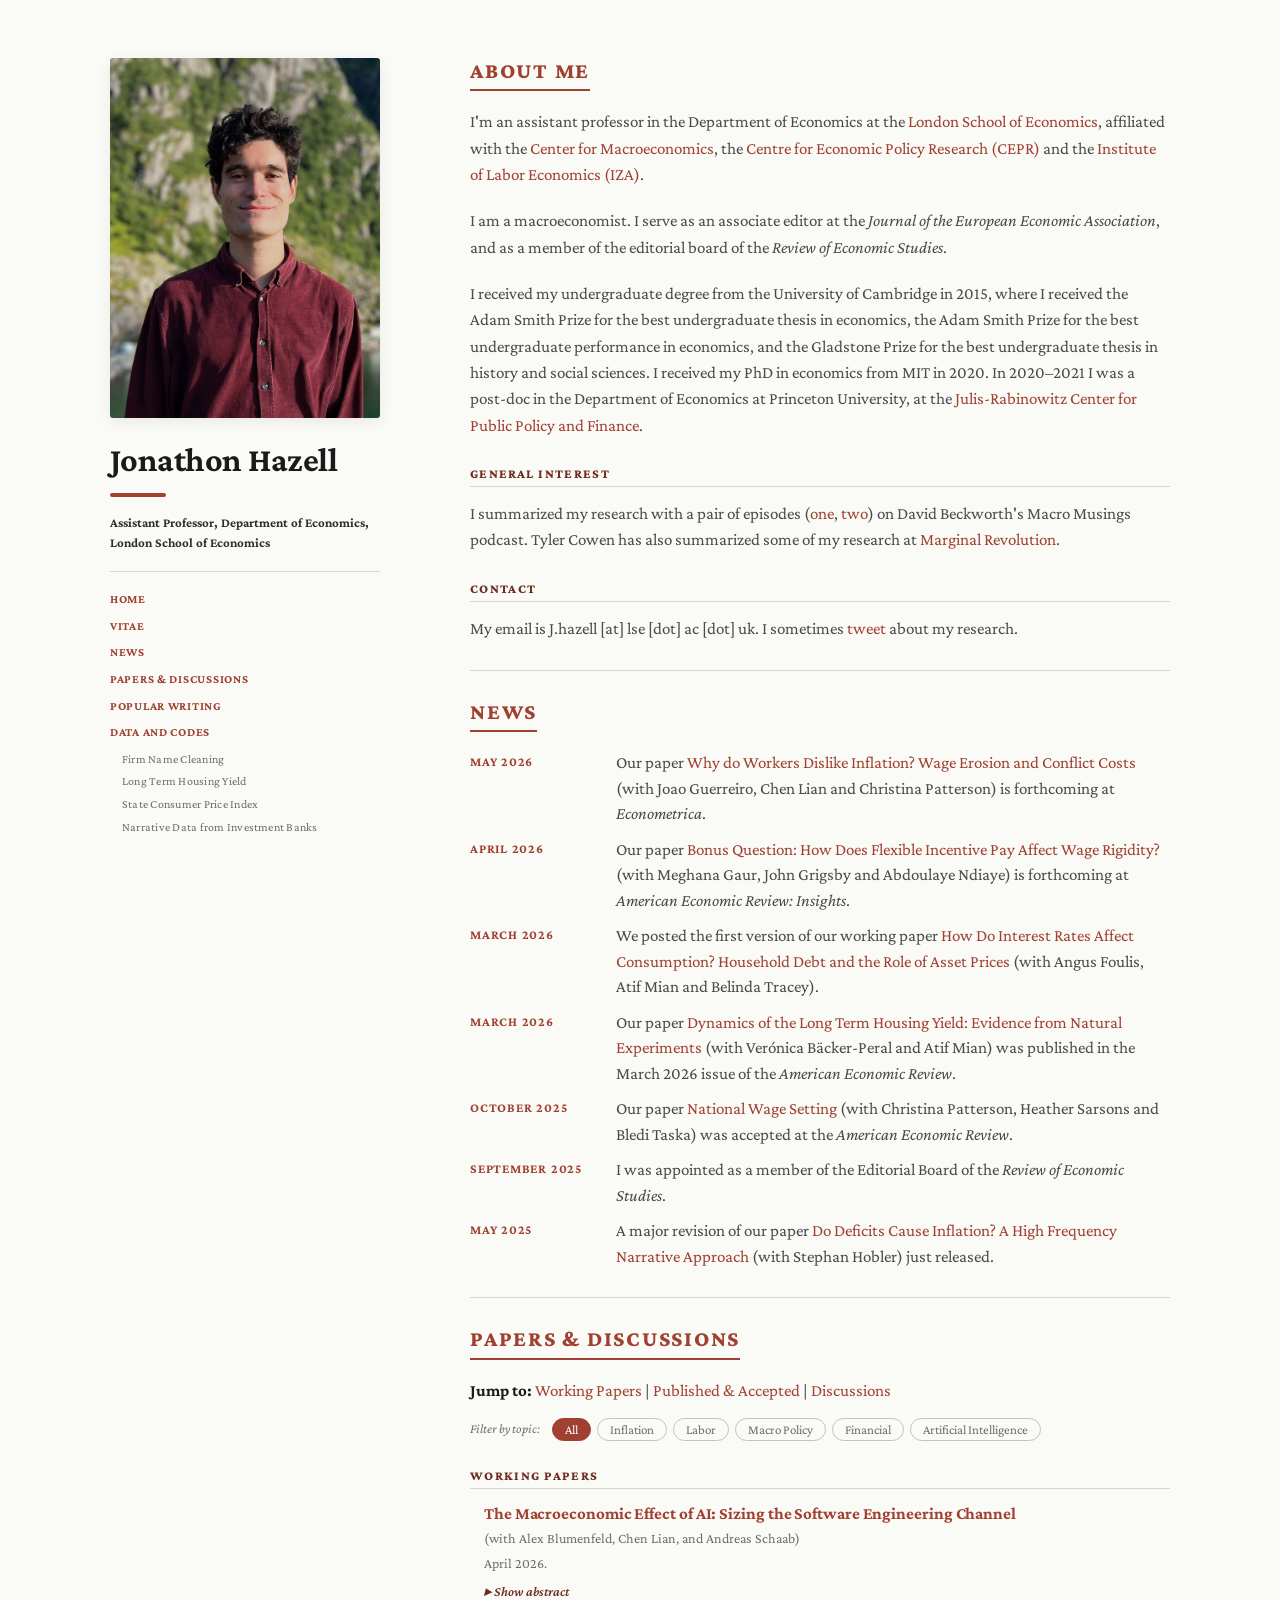
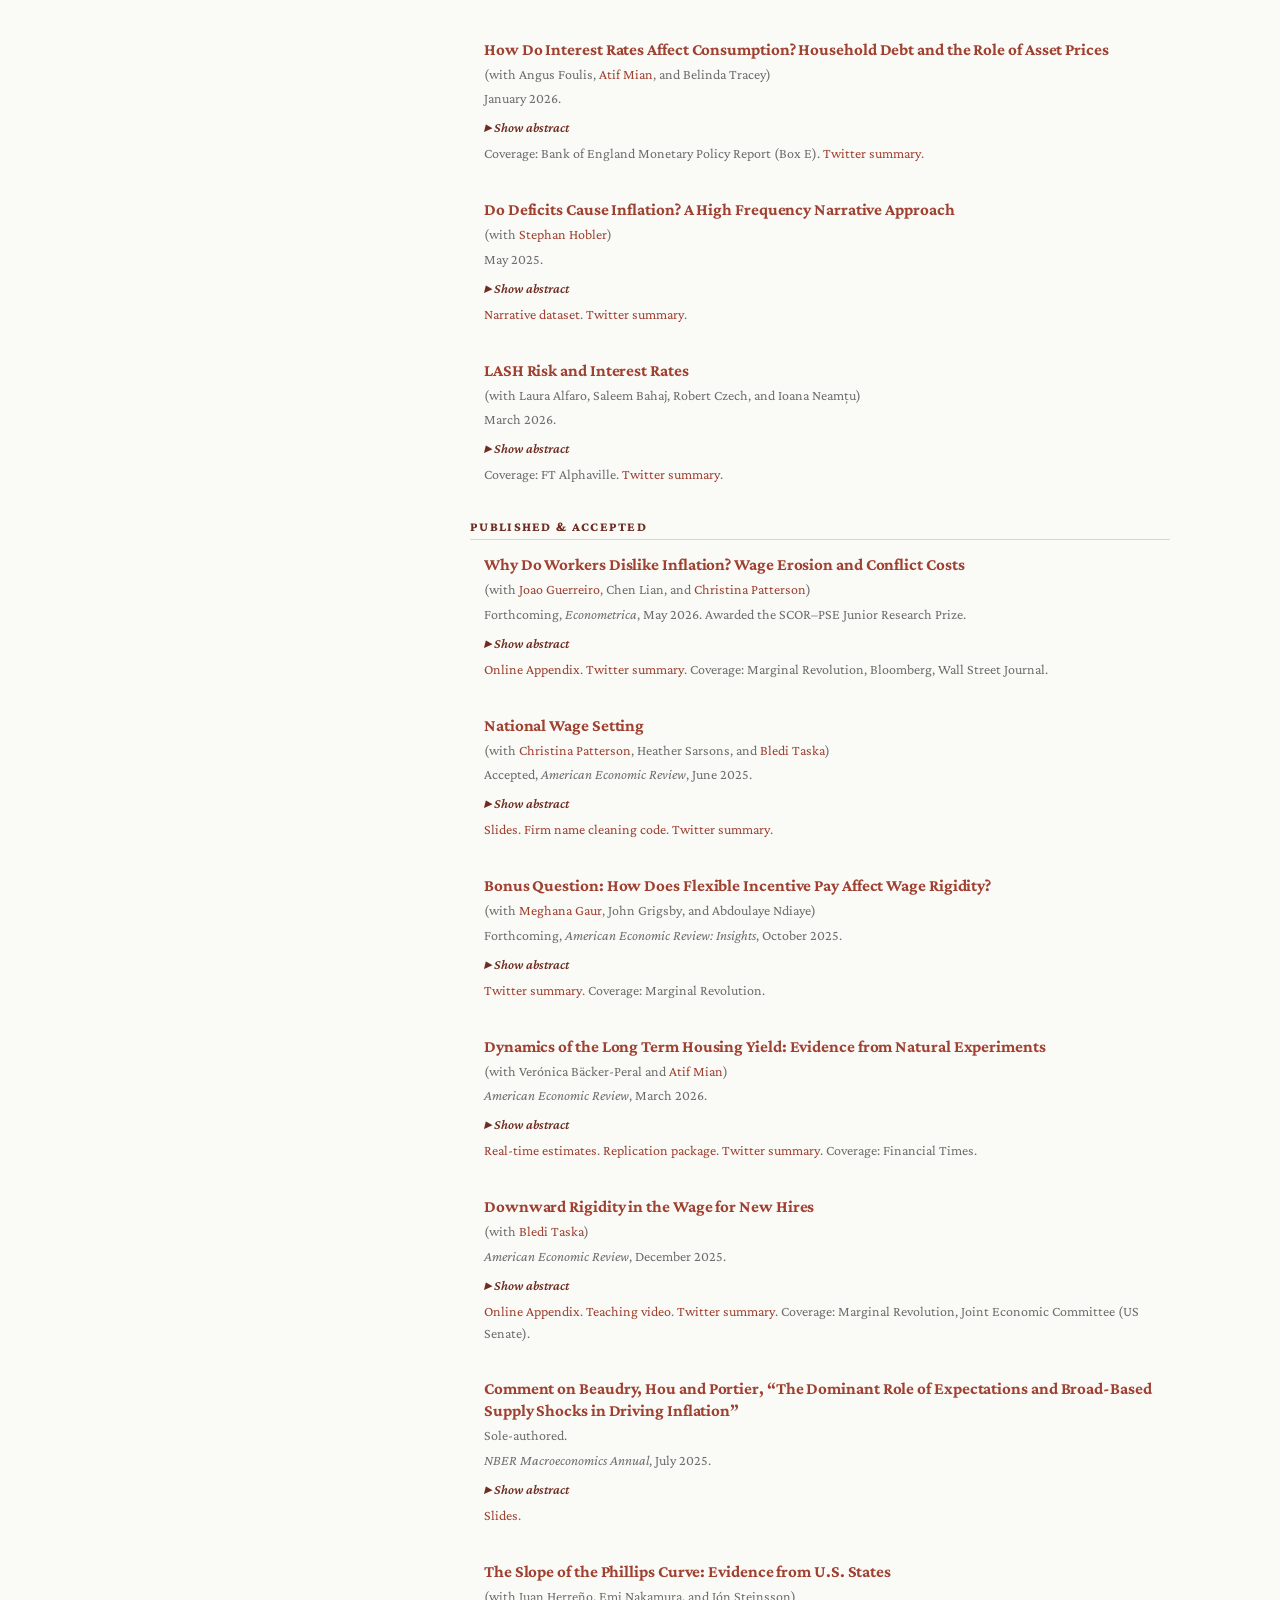
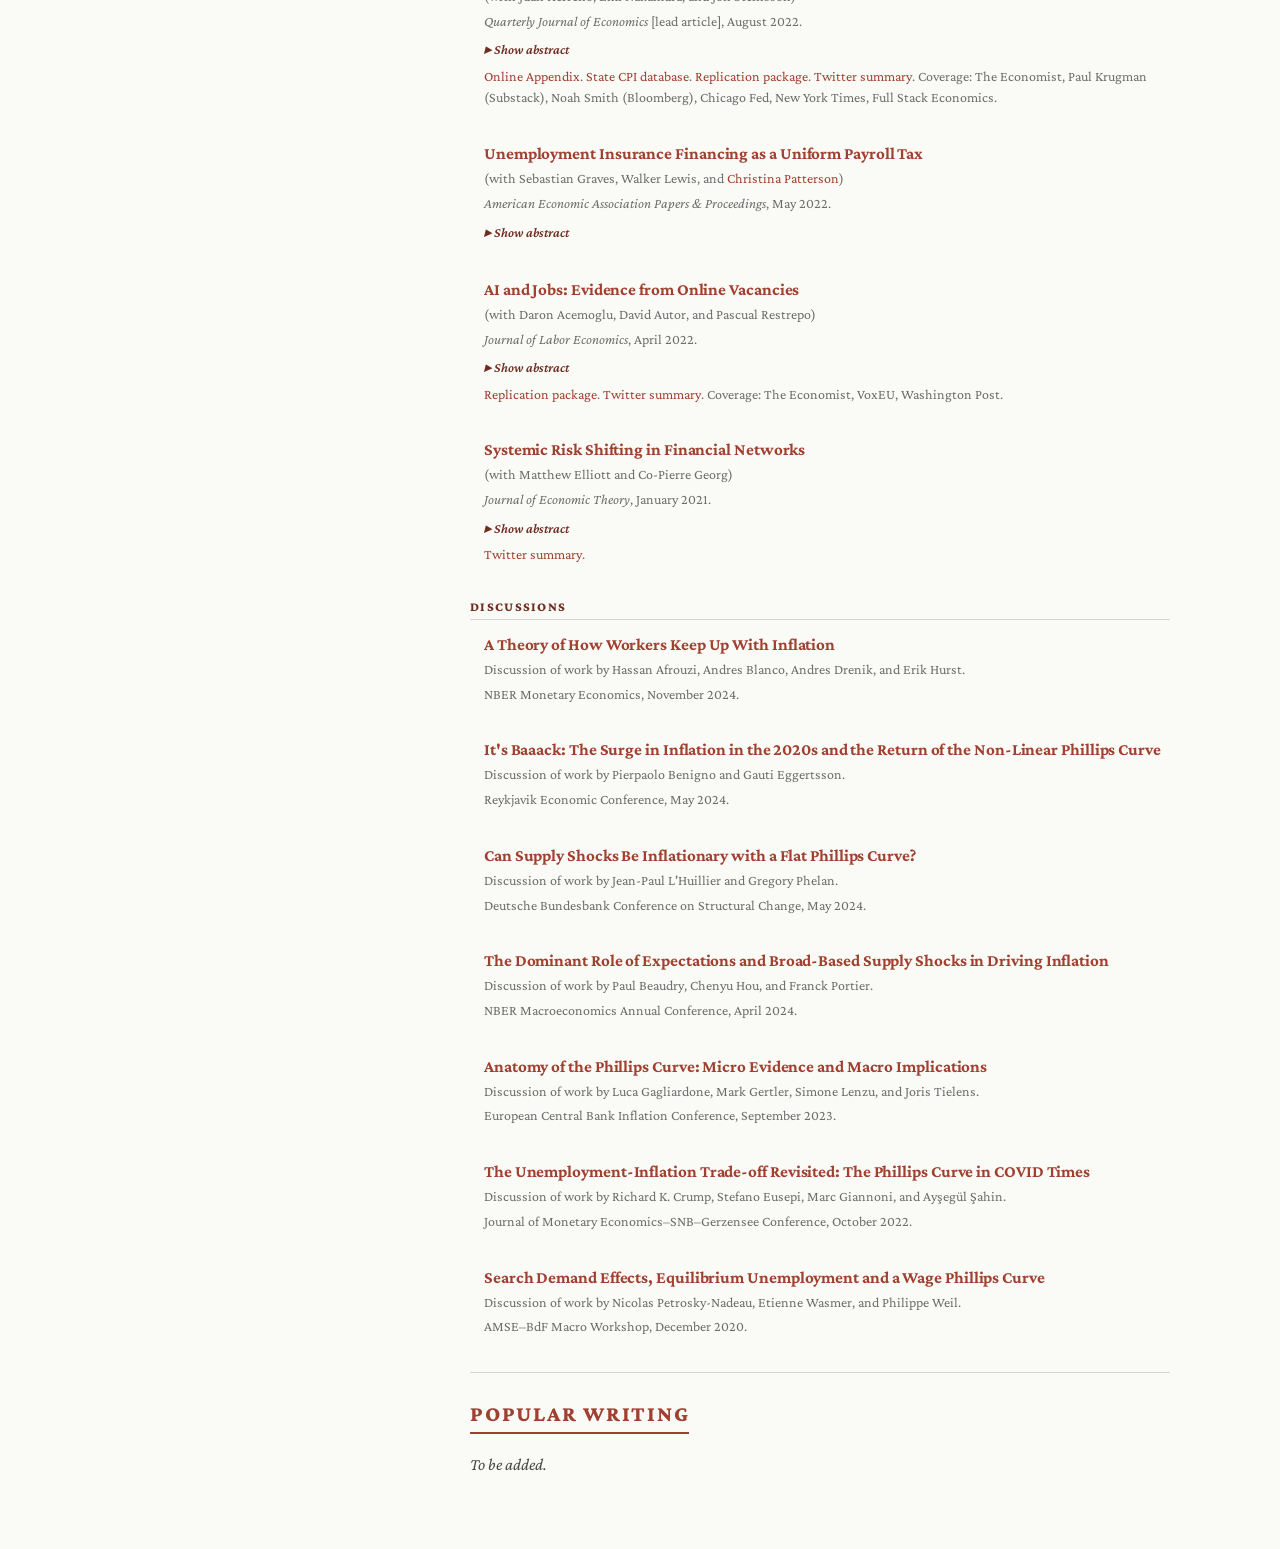
<file: index.html>
<!doctype html>
<html lang="en">
<head>
<meta charset="UTF-8">
<meta http-equiv="X-UA-Compatible" content="IE=edge">
<meta name="viewport" content="width=device-width, initial-scale=1">
<title>Jonathon Hazell</title>
<link rel="preconnect" href="https://fonts.googleapis.com">
<link rel="preconnect" href="https://fonts.gstatic.com" crossorigin>
<link href="https://fonts.googleapis.com/css2?family=Crimson+Pro:ital,wght@0,300;0,400;0,500;0,600;0,700;0,800;1,400;1,600;1,700&display=swap" rel="stylesheet">
<link rel="stylesheet" href="./css/style.css">
<link rel="stylesheet" href="./css/custom.css">
<script>
function flipAbstract(n) {
  var body = document.getElementById('abstract-' + n);
  var cue = document.getElementById('cue-' + n);
  var open = body.getAttribute('data-open') === '1';
  if (open) {
    body.style.display = 'none';
    body.setAttribute('data-open', '0');
    if (cue) cue.textContent = '▸ Show abstract';
  } else {
    body.style.display = 'block';
    body.setAttribute('data-open', '1');
    if (cue) cue.textContent = '▾ Hide abstract';
  }
}

function filterPapers(tag) {
  document.querySelectorAll('.filter-chip').forEach(function(c) { c.classList.remove('active'); });
  var btn = document.querySelector('[data-filter="' + tag + '"]');
  if (btn) btn.classList.add('active');

  document.querySelectorAll('.research-work').forEach(function(w) {
    var raw = w.getAttribute('data-tags') || '';
    var tags = raw.split(',').map(function(t) { return t.trim(); });
    w.style.display = (tag === 'all' || tags.indexOf(tag) >= 0) ? '' : 'none';
  });

  ['working-papers', 'published', 'discussions'].forEach(function(id) {
    var h = document.getElementById(id);
    if (!h) return;
    var visible = 0;
    var sib = h.nextElementSibling;
    while (sib && !(sib.tagName === 'H3' && sib.classList.contains('subhead'))) {
      if (sib.classList && sib.classList.contains('research-work') && sib.style.display !== 'none') visible++;
      sib = sib.nextElementSibling;
    }
    h.style.display = visible > 0 ? '' : 'none';
  });
}
</script>
</head>
<body>
<div class="wrapper">

<header>
<img src="./images/JonathonHazell.jpg" alt="Photo of Jonathon Hazell" class="portrait">
<h1>Jonathon Hazell</h1>
<p>Assistant Professor, Department of Economics, London School of Economics</p>
<hr>
<p class="contactinfo"><a href="./">Home</a></p>
<p class="contactinfo"><a href="./JONATHON_HAZELL.pdf">Vitae</a></p>
<p class="contactinfo"><a href="#news">News</a></p>
<p class="contactinfo"><a href="#papers">Papers &amp; Discussions</a></p>
<p class="contactinfo"><a href="#popular-writing">Popular Writing</a></p>
<p class="contactinfo nav-group">Data and Codes</p>
<div id="projects-list">
<p class="contactinfo nav-sub"><a href="./projects/firm-name-cleaning/">Firm Name Cleaning</a></p>
<p class="contactinfo nav-sub"><a href="./projects/long-term-housing-yield/">Long Term Housing Yield</a></p>
<p class="contactinfo nav-sub"><a href="./projects/state-cpi/">State Consumer Price Index</a></p>
<p class="contactinfo nav-sub"><a href="./projects/narrative-data/">Narrative Data from Investment Banks</a></p>
</div>
</header>

<section>

<h2>About Me</h2>

<p>I'm an assistant professor in the Department of Economics at the <a href="https://www.lse.ac.uk/economics" target="_blank" rel="noopener">London School of Economics</a>, affiliated with the <a href="http://www.centreformacroeconomics.ac.uk/Home.aspx" target="_blank" rel="noopener">Center for Macroeconomics</a>, the <a href="https://cepr.org/" target="_blank" rel="noopener">Centre for Economic Policy Research (CEPR)</a> and the <a href="https://www.iza.org/" target="_blank" rel="noopener">Institute of Labor Economics (IZA)</a>.</p>

<p>I am a macroeconomist. I serve as an associate editor at the <em>Journal of the European Economic Association</em>, and as a member of the editorial board of the <em>Review of Economic Studies</em>.</p>

<p>I received my undergraduate degree from the University of Cambridge in 2015, where I received the Adam Smith Prize for the best undergraduate thesis in economics, the Adam Smith Prize for the best undergraduate performance in economics, and the Gladstone Prize for the best undergraduate thesis in history and social sciences. I received my PhD in economics from MIT in 2020. In 2020&ndash;2021 I was a post-doc in the Department of Economics at Princeton University, at the <a href="https://jrc.princeton.edu/" target="_blank" rel="noopener">Julis-Rabinowitz Center for Public Policy and Finance</a>.</p>

<h3 class="subhead">General Interest</h3>

<p>I summarized my research with a pair of episodes (<a href="https://open.spotify.com/episode/00dITlDTNaDxwzINzNn2xv?si=30561e8b15524b69&amp;nd=1&amp;dlsi=b44be89f3ea84fa7" target="_blank" rel="noopener">one</a>, <a href="https://open.spotify.com/episode/7fuvagViYiEV9RhCABF3KK?si=cfc24b0a06eb4c81" target="_blank" rel="noopener">two</a>) on David Beckworth's Macro Musings podcast. Tyler Cowen has also summarized some of my research at <a href="https://marginalrevolution.com/?s=jonathon+hazell" target="_blank" rel="noopener">Marginal Revolution</a>.</p>

<h3 class="subhead">Contact</h3>

<p>My email is J.hazell [at] lse [dot] ac [dot] uk. I sometimes <a href="https://twitter.com/JADHazell" target="_blank" rel="noopener">tweet</a> about my research.</p>

<hr>

<h2 id="news">News</h2>

<ul class="news-list">
<li><span class="news-date">May 2026</span><span class="news-body">Our paper <a href="https://jadhazell.github.io/website/draft_conflicts.pdf" target="_blank" rel="noopener">Why do Workers Dislike Inflation? Wage Erosion and Conflict Costs</a> (with Joao Guerreiro, Chen Lian and Christina Patterson) is forthcoming at <em>Econometrica</em>.</span></li>
<li><span class="news-date">April 2026</span><span class="news-body">Our paper <a href="https://jadhazell.github.io/website/Bonus_Question.pdf" target="_blank" rel="noopener">Bonus Question: How Does Flexible Incentive Pay Affect Wage Rigidity?</a> (with Meghana Gaur, John Grigsby and Abdoulaye Ndiaye) is forthcoming at <em>American Economic Review: Insights</em>.</span></li>
<li><span class="news-date">March 2026</span><span class="news-body">We posted the first version of our working paper <a href="https://jadhazell.github.io/website/Household_Debt_Asset_Prices.pdf" target="_blank" rel="noopener">How Do Interest Rates Affect Consumption? Household Debt and the Role of Asset Prices</a> (with Angus Foulis, Atif Mian and Belinda Tracey).</span></li>
<li><span class="news-date">March 2026</span><span class="news-body">Our paper <a href="https://jadhazell.github.io/website/UK_Duration.pdf" target="_blank" rel="noopener">Dynamics of the Long Term Housing Yield: Evidence from Natural Experiments</a> (with Ver&oacute;nica B&auml;cker-Peral and Atif Mian) was published in the March 2026 issue of the <em>American Economic Review</em>.</span></li>
<li><span class="news-date">October 2025</span><span class="news-body">Our paper <a href="https://jadhazell.github.io/website/National_Wage_Setting.pdf" target="_blank" rel="noopener">National Wage Setting</a> (with Christina Patterson, Heather Sarsons and Bledi Taska) was accepted at the <em>American Economic Review</em>.</span></li>
<li><span class="news-date">September 2025</span><span class="news-body">I was appointed as a member of the Editorial Board of the <em>Review of Economic Studies</em>.</span></li>
<li><span class="news-date">May 2025</span><span class="news-body">A major revision of our paper <a href="https://jadhazell.github.io/website/Fiscal_Inflation_Draft.pdf" target="_blank" rel="noopener">Do Deficits Cause Inflation? A High Frequency Narrative Approach</a> (with Stephan Hobler) just released.</span></li>
</ul>

<hr>

<h2 id="papers">Papers &amp; Discussions</h2>

<p style="margin: 0 0 14px;"><strong>Jump to:</strong>
<a href="#working-papers">Working Papers</a> |
<a href="#published">Published &amp; Accepted</a> |
<a href="#discussions">Discussions</a></p>

<div class="paper-filter">
<span class="filter-label">Filter by topic:</span>
<button class="filter-chip active" data-filter="all" onclick="filterPapers('all')">All</button>
<button class="filter-chip" data-filter="inflation" onclick="filterPapers('inflation')">Inflation</button>
<button class="filter-chip" data-filter="labor" onclick="filterPapers('labor')">Labor</button>
<button class="filter-chip" data-filter="macro" onclick="filterPapers('macro')">Macro Policy</button>
<button class="filter-chip" data-filter="financial" onclick="filterPapers('financial')">Financial</button>
<button class="filter-chip" data-filter="ai" onclick="filterPapers('ai')">Artificial Intelligence</button>
</div>

<h3 id="working-papers" class="subhead">Working Papers</h3>

<div class="research-work" data-tags="ai,macro">
<h3><a href="#" target="_blank" rel="noopener">The Macroeconomic Effect of AI: Sizing the Software Engineering Channel</a></h3>
<p class="work-muted">(with Alex Blumenfeld, Chen Lian, and Andreas Schaab)</p>
<p class="work-muted">April 2026.</p>
<p class="work-abstract"><a class="abstract-link" href="javascript:flipAbstract(14)"><span id="cue-14">&#9656; Show abstract</span></a><span class="abstract-body" id="abstract-14" data-open="0" style="display:none">What is the macroeconomic effect of AI? One important channel is that AI will increase the productivity of software engineering, which this paper measures using asset prices. Asset prices capitalize not only current productivity gains due to AI, but also a forecast of future gains expected by the market. We estimate a cross-sectional relationship between the exposure of firms&rsquo; stock returns to an AI index, and their share of costs in software engineering; and develop a model that maps this relationship into software engineering productivity and GDP. Under our baseline calibration, news about AI from November 2022 to December 2025 implies the following forecast by markets: a cumulative increase in software engineering productivity equivalent to a permanent increase of 28.8 percent; and a cumulative GDP increase equivalent to a permanent increase of 0.53 percent.</span></p>
</div>

<div class="research-work" data-tags="macro,financial">
<h3><a href="https://jadhazell.github.io/website/Household_Debt_Asset_Prices.pdf" target="_blank" rel="noopener">How Do Interest Rates Affect Consumption? Household Debt and the Role of Asset Prices</a></h3>
<p class="work-muted">(with Angus Foulis, <a href="https://atif.scholar.princeton.edu/" target="_blank" rel="noopener">Atif Mian</a>, and Belinda Tracey)</p>
<p class="work-muted">January 2026.</p>
<p class="work-abstract"><a class="abstract-link" href="javascript:flipAbstract(1)"><span id="cue-1">&#9656; Show abstract</span></a><span class="abstract-body" id="abstract-1" data-open="0" style="display:none">This paper estimates how rate cuts increase consumption, via debt and asset prices. Using administrative UK data on mortgages and consumption, we exploit the expiry of fixed-rate mortgages to construct six million household-level natural experiments. A 1 pp reduction in mortgage rates raises consumption by 3% in the following 6 months. Using plausibly exogenous variation in how house prices respond to rate cuts, we show that consumption increases mostly because households borrow against higher house prices; lower debt service after rate cuts matters less. These results suggest that in large part, monetary policy affects consumption through asset prices and borrowing.</span></p>
<p class="work-muted">Coverage: Bank of England Monetary Policy Report (Box E). <a href="https://x.com/JADHazell/status/2031019354377101442" target="_blank" rel="noopener">Twitter summary</a>.</p>
</div>

<div class="research-work" data-tags="macro,inflation">
<h3><a href="https://jadhazell.github.io/website/Fiscal_Inflation_Draft.pdf" target="_blank" rel="noopener">Do Deficits Cause Inflation? A High Frequency Narrative Approach</a></h3>
<p class="work-muted">(with <a href="https://www.lse.ac.uk/economics/people/research-students/stephan-hobler" target="_blank" rel="noopener">Stephan Hobler</a>)</p>
<p class="work-muted">May 2025.</p>
<p class="work-abstract"><a class="abstract-link" href="javascript:flipAbstract(2)"><span id="cue-2">&#9656; Show abstract</span></a><span class="abstract-body" id="abstract-2" data-open="0" style="display:none">We measure the effect of deficits on inflation using a &ldquo;high frequency narrative approach&rdquo;. We identify an event that released news about the 2021 deficits&mdash;the Georgia Senate election runoff&mdash;and size the shock using new narrative data from investment banks. We then study the high frequency response of inflation forecasts from asset prices. We estimate that the price level was expected to increase by 22&ndash;38 basis points over 2021&ndash;22, meaning the 2021 deficits caused a significant share of the 2021&ndash;22 inflation. Standard models&mdash;such as the Fiscal Theory of the Price Level and the heterogeneous agent New Keynesian model&mdash;match the inflation response.</span></p>
<p class="work-muted"><a href="./narrative-data/" target="_blank" rel="noopener">Narrative dataset</a>. <a href="https://twitter.com/JADHazell/status/1833182324055306684" target="_blank" rel="noopener">Twitter summary</a>.</p>
</div>

<div class="research-work" data-tags="financial,macro">
<h3><a href="https://jadhazell.github.io/website/LASH_Risk.pdf" target="_blank" rel="noopener">LASH Risk and Interest Rates</a></h3>
<p class="work-muted">(with Laura Alfaro, Saleem Bahaj, Robert Czech, and Ioana Neam&#539;u)</p>
<p class="work-muted">March 2026.</p>
<p class="work-abstract"><a class="abstract-link" href="javascript:flipAbstract(3)"><span id="cue-3">&#9656; Show abstract</span></a><span class="abstract-body" id="abstract-3" data-open="0" style="display:none">We study a form of liquidity risk we call Liquidity After Solvency Hedging (&ldquo;LASH&rdquo;) risk. Institutions take LASH risk when hedging solvency risk with strategies that require liquidity as solvency improves. Using UK regulatory data covering the near-universe of interest rate hedges, we measure interest rate-driven LASH risk in the non-bank sector. Institutions with longer-duration liabilities take greater LASH risk when rates fall. At its peak, a 100bps rise in yields implied liquidity needs close to the aggregate cash holdings of UK pension funds and insurers. During the 2022 LDI crisis, pre-crisis LASH risk predicts bond sales and yield spikes.</span></p>
<p class="work-muted">Coverage: FT Alphaville. <a href="https://x.com/JADHazell/status/1868624301110550810" target="_blank" rel="noopener">Twitter summary</a>.</p>
</div>

<h3 id="published" class="subhead">Published &amp; Accepted</h3>

<div class="research-work" data-tags="inflation,labor">
<h3><a href="https://jadhazell.github.io/website/draft_conflicts.pdf" target="_blank" rel="noopener">Why Do Workers Dislike Inflation? Wage Erosion and Conflict Costs</a></h3>
<p class="work-muted">(with <a href="https://jguerreiro.com/" target="_blank" rel="noopener">Joao Guerreiro</a>, Chen Lian, and <a href="https://www.christinahydepatterson.com/" target="_blank" rel="noopener">Christina Patterson</a>)</p>
<p class="work-muted">Forthcoming, <em>Econometrica</em>, May 2026. Awarded the SCOR&ndash;PSE Junior Research Prize.</p>
<p class="work-abstract"><a class="abstract-link" href="javascript:flipAbstract(4)"><span id="cue-4">&#9656; Show abstract</span></a><span class="abstract-body" id="abstract-4" data-open="0" style="display:none">How costly is inflation to workers? Answers to this question have focused on the path of real wages during inflationary periods. We argue that workers must take costly actions (&ldquo;conflict&rdquo;) to have nominal wages catch up with inflation, meaning there are welfare costs even if real wages do not fall as inflation rises. We study a menu-cost style model, where workers choose whether to engage in conflict with employers to secure a wage increase. We show that, following a rise in inflation, wage catch-up resulting from more frequent conflict does not raise welfare. Instead, the impact of inflation on worker welfare is determined by what we call &ldquo;wage erosion&rdquo;&mdash;how inflation would lower real wages if workers&rsquo; conflict decisions did not respond to inflation. As a result, using observed wage growth to measure worker welfare understates the costs of inflation. We conduct a survey showing that workers are willing to sacrifice around 1.75% of their wages to avoid conflict. Calibrating the model to survey data, we find that incorporating conflict significantly raises the costs of inflation for workers.</span></p>
<p class="work-muted"><a href="https://jadhazell.github.io/website/conflicts_appendix.pdf" target="_blank" rel="noopener">Online Appendix</a>. <a href="https://twitter.com/JADHazell/status/1836485273510908272" target="_blank" rel="noopener">Twitter summary</a>. Coverage: Marginal Revolution, Bloomberg, Wall Street Journal.</p>
</div>

<div class="research-work" data-tags="labor">
<h3><a href="https://jadhazell.github.io/website/National_Wage_Setting.pdf" target="_blank" rel="noopener">National Wage Setting</a></h3>
<p class="work-muted">(with <a href="https://www.christinahydepatterson.com/" target="_blank" rel="noopener">Christina Patterson</a>, Heather Sarsons, and <a href="https://www.linkedin.com/in/bleditaska" target="_blank" rel="noopener">Bledi Taska</a>)</p>
<p class="work-muted">Accepted, <em>American Economic Review</em>, June 2025.</p>
<p class="work-abstract"><a class="abstract-link" href="javascript:flipAbstract(5)"><span id="cue-5">&#9656; Show abstract</span></a><span class="abstract-body" id="abstract-5" data-open="0" style="display:none">How do firms set wages across space? We document four facts using matched employer-employee data. First, firms rather than locations explain most of the variation in wages within a job, with an excess mass of firms paying near-identical wages across space. Second, nominal wages within the firm vary relatively little with local prices, compared to how wages vary between firms. Third, wage growth is more correlated with firm-level rather than regional factors. Fourth, local wage shocks cause wage growth in the rest of the firm, but only for jobs that initially pay similar wages across space. We argue these patterns indicate national wage setting, in which firms compress nominal wages across space relative to what benchmark models predict.</span></p>
<p class="work-muted"><a href="https://jadhazell.github.io/website/slides_national_wages.pdf" target="_blank" rel="noopener">Slides</a>. <a href="./firm-name-cleaning/" target="_blank" rel="noopener">Firm name cleaning code</a>. <a href="https://twitter.com/otis_reid/status/1476277485675462661" target="_blank" rel="noopener">Twitter summary</a>.</p>
</div>

<div class="research-work" data-tags="labor">
<h3><a href="https://jadhazell.github.io/website/Bonus_Question.pdf" target="_blank" rel="noopener">Bonus Question: How Does Flexible Incentive Pay Affect Wage Rigidity?</a></h3>
<p class="work-muted">(with <a href="https://www.linkedin.com/in/meghanagaur" target="_blank" rel="noopener">Meghana Gaur</a>, John Grigsby, and Abdoulaye Ndiaye)</p>
<p class="work-muted">Forthcoming, <em>American Economic Review: Insights</em>, October 2025.</p>
<p class="work-abstract"><a class="abstract-link" href="javascript:flipAbstract(6)"><span id="cue-6">&#9656; Show abstract</span></a><span class="abstract-body" id="abstract-6" data-open="0" style="display:none">We introduce dynamic incentive contracts into a model of unemployment fluctuations. Our main result is that wage cyclicality from incentives does not affect the response of unemployment to productivity shocks. The response of unemployment is the same, to a first-order, in two economies: one with flexible incentive pay, and another with exogenously fixed wages. This equivalence is due to movements in effort. Under the optimal incentive contract, firms&rsquo; profits do not change when wages fall, because the effort of the worker falls too.</span></p>
<p class="work-muted"><a href="https://twitter.com/and_joy_/status/1706630172072456560" target="_blank" rel="noopener">Twitter summary</a>. Coverage: Marginal Revolution.</p>
</div>

<div class="research-work" data-tags="financial,macro">
<h3><a href="https://jadhazell.github.io/website/UK_Duration.pdf" target="_blank" rel="noopener">Dynamics of the Long Term Housing Yield: Evidence from Natural Experiments</a></h3>
<p class="work-muted">(with Ver&oacute;nica B&auml;cker-Peral and <a href="https://atif.scholar.princeton.edu/" target="_blank" rel="noopener">Atif Mian</a>)</p>
<p class="work-muted"><em>American Economic Review</em>, March 2026.</p>
<p class="work-abstract"><a class="abstract-link" href="javascript:flipAbstract(7)"><span id="cue-7">&#9656; Show abstract</span></a><span class="abstract-body" id="abstract-7" data-open="0" style="display:none">Each month, a fraction of UK property leases are extended by 90 years or more. We construct a new dataset using thousands of these natural experiments since 2000 and estimate the expected long-term housing yield, <em>y</em>*. After remaining steady at around 5 percent, <em>y</em>* starts to decline when the Great Recession hits and reaches a low of 2.7 percent in 2024. The decline is steeper in inelastic markets, while <em>y</em>* remains higher in regions more exposed to long-run climate risk. Our estimate of <em>y</em>* is updated in real time using public data.</span></p>
<p class="work-muted"><a href="https://sites.google.com/view/ystar-dynamics" target="_blank" rel="noopener">Real-time estimates</a>. <a href="https://sites.google.com/view/ystar-dynamics/replication-code-data" target="_blank" rel="noopener">Replication package</a>. <a href="https://twitter.com/AtifRMian/status/1783153118756442215" target="_blank" rel="noopener">Twitter summary</a>. Coverage: Financial Times.</p>
</div>

<div class="research-work" data-tags="labor">
<h3><a href="https://jadhazell.github.io/website/Downward_Rigidity.pdf" target="_blank" rel="noopener">Downward Rigidity in the Wage for New Hires</a></h3>
<p class="work-muted">(with <a href="https://www.linkedin.com/in/bleditaska" target="_blank" rel="noopener">Bledi Taska</a>)</p>
<p class="work-muted"><em>American Economic Review</em>, December 2025.</p>
<p class="work-abstract"><a class="abstract-link" href="javascript:flipAbstract(8)"><span id="cue-8">&#9656; Show abstract</span></a><span class="abstract-body" id="abstract-8" data-open="0" style="display:none">Wage rigidity is an important explanation for unemployment fluctuations. In benchmark models wages for new hires are key, but there is limited evidence on this margin. We use wages posted on vacancies, with job and establishment information, to measure the wage for new hires. We show that our measure of the wage for new hires is rigid downward and flexible upward, in two steps. First, wages change infrequently at the job level, and fall especially rarely. Second, wages do not respond to rises in unemployment, but respond strongly to falls in unemployment. Job information is crucial for detecting downward rigidity.</span></p>
<p class="work-muted"><a href="https://jadhazell.github.io/website/Downward_Rigidity_Appendix.pdf" target="_blank" rel="noopener">Online Appendix</a>. <a href="https://www.youtube.com/watch?v=ysxnO5qnCTk" target="_blank" rel="noopener">Teaching video</a>. <a href="https://twitter.com/JADHazell/status/1830609897425392107" target="_blank" rel="noopener">Twitter summary</a>. Coverage: Marginal Revolution, Joint Economic Committee (US Senate).</p>
</div>

<div class="research-work" data-tags="inflation">
<h3><a href="https://jadhazell.github.io/website/BHP_Discussion.pdf" target="_blank" rel="noopener">Comment on Beaudry, Hou and Portier, &ldquo;The Dominant Role of Expectations and Broad-Based Supply Shocks in Driving Inflation&rdquo;</a></h3>
<p class="work-muted">Sole-authored.</p>
<p class="work-muted"><em>NBER Macroeconomics Annual</em>, July 2025.</p>
<p class="work-abstract"><a class="abstract-link" href="javascript:flipAbstract(9)"><span id="cue-9">&#9656; Show abstract</span></a><span class="abstract-body" id="abstract-9" data-open="0" style="display:none">A published comment on Beaudry, Hou and Portier&rsquo;s analysis of the post-2020 inflation surge, focusing on the role of expectations and supply shocks.</span></p>
<p class="work-muted"><a href="https://jadhazell.github.io/website/Discussion_NBER_Macro.pdf" target="_blank" rel="noopener">Slides</a>.</p>
</div>

<div class="research-work" data-tags="inflation,labor">
<h3><a href="https://jadhazell.github.io/website/Phillips_Curve.pdf" target="_blank" rel="noopener">The Slope of the Phillips Curve: Evidence from U.S. States</a></h3>
<p class="work-muted">(with Juan Herre&ntilde;o, Emi Nakamura, and J&oacute;n Steinsson)</p>
<p class="work-muted"><em>Quarterly Journal of Economics</em> [lead article], August 2022.</p>
<p class="work-abstract"><a class="abstract-link" href="javascript:flipAbstract(10)"><span id="cue-10">&#9656; Show abstract</span></a><span class="abstract-body" id="abstract-10" data-open="0" style="display:none">We estimate the slope of the Phillips curve in the cross section of U.S. states using newly constructed state-level price indices for nontradeable goods back to 1978. Our estimates indicate that the slope of the Phillips curve is small and was small even during the early 1980s. We estimate only a modest decline in the slope of the Phillips curve since the 1980s. We use a multiregion model to infer the slope of the aggregate Phillips curve from our regional estimates. Applying our estimates to recent unemployment dynamics yields essentially no missing disinflation or missing reinflation over the past few business cycles. Our results imply that the sharp drop in core inflation in the early 1980s was mostly due to shifting expectations about long-run monetary policy as opposed to a steep Phillips curve, and the greater stability of inflation between 1990 and 2020 is mostly due to long-run inflation expectations becoming more firmly anchored.</span></p>
<p class="work-muted"><a href="https://eml.berkeley.edu/~enakamura/papers/StateLevelCPIs_Appendix.pdf" target="_blank" rel="noopener">Online Appendix</a>. <a href="./state-cpi/" target="_blank" rel="noopener">State CPI database</a>. <a href="https://www.dropbox.com/sh/5jfw1lltniz3k55/AACjJbs92kyqRiySJXavDvCAa?dl=0" target="_blank" rel="noopener">Replication package</a>. <a href="https://twitter.com/JonSteinsson/status/1318551141291069440" target="_blank" rel="noopener">Twitter summary</a>. Coverage: The Economist, Paul Krugman (Substack), Noah Smith (Bloomberg), Chicago Fed, New York Times, Full Stack Economics.</p>
</div>

<div class="research-work" data-tags="macro,labor">
<h3><a href="https://jadhazell.github.io/website/AEA_PP_Draft.pdf" target="_blank" rel="noopener">Unemployment Insurance Financing as a Uniform Payroll Tax</a></h3>
<p class="work-muted">(with Sebastian Graves, Walker Lewis, and <a href="https://www.christinahydepatterson.com/" target="_blank" rel="noopener">Christina Patterson</a>)</p>
<p class="work-muted"><em>American Economic Association Papers &amp; Proceedings</em>, May 2022.</p>
<p class="work-abstract"><a class="abstract-link" href="javascript:flipAbstract(11)"><span id="cue-11">&#9656; Show abstract</span></a><span class="abstract-body" id="abstract-11" data-open="0" style="display:none">Documents that a substantial portion of US unemployment-insurance taxes operates as a uniform payroll tax rather than an experience-rated firing tax.</span></p>
</div>

<div class="research-work" data-tags="ai,labor">
<h3><a href="https://jadhazell.github.io/website/AI_And_Jobs.pdf" target="_blank" rel="noopener">AI and Jobs: Evidence from Online Vacancies</a></h3>
<p class="work-muted">(with Daron Acemoglu, David Autor, and Pascual Restrepo)</p>
<p class="work-muted"><em>Journal of Labor Economics</em>, April 2022.</p>
<p class="work-abstract"><a class="abstract-link" href="javascript:flipAbstract(12)"><span id="cue-12">&#9656; Show abstract</span></a><span class="abstract-body" id="abstract-12" data-open="0" style="display:none">We study the impact of artificial intelligence (AI) on labor markets using establishment-level data on the near universe of online vacancies in the United States from 2010 onward. There is rapid growth in AI-related vacancies over 2010&ndash;18 that is driven by establishments whose workers engage in tasks compatible with AI&rsquo;s current capabilities. As these AI-exposed establishments adopt AI, they simultaneously reduce hiring in non-AI positions and change the skill requirements of remaining postings. While visible at the establishment level, the aggregate impacts of AI-labor substitution on employment and wage growth in more exposed occupations and industries is currently too small to be detectable.</span></p>
<p class="work-muted"><a href="https://www.dropbox.com/sh/7qgxkgw6filpcps/AACIJCbUJwWtvz66jpXkWsUpa?dl=0" target="_blank" rel="noopener">Replication package</a>. <a href="https://twitter.com/davidautor/status/1348736556492840967" target="_blank" rel="noopener">Twitter summary</a>. Coverage: The Economist, VoxEU, Washington Post.</p>
</div>

<div class="research-work" data-tags="financial">
<h3><a href="https://jadhazell.github.io/website/Systemic_Risk_Shifting.pdf" target="_blank" rel="noopener">Systemic Risk Shifting in Financial Networks</a></h3>
<p class="work-muted">(with Matthew Elliott and Co-Pierre Georg)</p>
<p class="work-muted"><em>Journal of Economic Theory</em>, January 2021.</p>
<p class="work-abstract"><a class="abstract-link" href="javascript:flipAbstract(13)"><span id="cue-13">&#9656; Show abstract</span></a><span class="abstract-body" id="abstract-13" data-open="0" style="display:none">Banks face different but potentially correlated risks from outside the financial system. Financial connections can share these risks, but they also create the means by which shocks can be propagated. We examine this tradeoff in the context of a new stylized fact we present: German banks are more likely to have financial connections when they face more similar risks. We develop a model that can rationalize such behavior. We argue that such patterns are socially suboptimal and raise systemic risk, but can be explained by risk shifting. Risk shifting motivates banks to correlate their failures with their counterparties, even though it creates systemic risk.</span></p>
<p class="work-muted"><a href="https://twitter.com/JADHazell/status/1301564634235887622" target="_blank" rel="noopener">Twitter summary</a>.</p>
</div>

<h3 id="discussions" class="subhead">Discussions</h3>

<div class="research-work" data-tags="inflation,labor">
<h3><a href="https://jadhazell.github.io/website/ABDH_Discussion.pdf" target="_blank" rel="noopener">A Theory of How Workers Keep Up With Inflation</a></h3>
<p class="work-muted">Discussion of work by Hassan Afrouzi, Andres Blanco, Andres Drenik, and Erik Hurst.</p>
<p class="work-muted">NBER Monetary Economics, November 2024.</p>
</div>

<div class="research-work" data-tags="inflation">
<h3><a href="https://jadhazell.github.io/website/BE_Discussion.pdf" target="_blank" rel="noopener">It's Baaack: The Surge in Inflation in the 2020s and the Return of the Non-Linear Phillips Curve</a></h3>
<p class="work-muted">Discussion of work by Pierpaolo Benigno and Gauti Eggertsson.</p>
<p class="work-muted">Reykjavik Economic Conference, May 2024.</p>
</div>

<div class="research-work" data-tags="inflation">
<h3><a href="https://jadhazell.github.io/website/Discussion_LHP.pdf" target="_blank" rel="noopener">Can Supply Shocks Be Inflationary with a Flat Phillips Curve?</a></h3>
<p class="work-muted">Discussion of work by Jean-Paul L'Huillier and Gregory Phelan.</p>
<p class="work-muted">Deutsche Bundesbank Conference on Structural Change, May 2024.</p>
</div>

<div class="research-work" data-tags="inflation">
<h3><a href="https://jadhazell.github.io/website/Discussion_NBER_Macro.pdf" target="_blank" rel="noopener">The Dominant Role of Expectations and Broad-Based Supply Shocks in Driving Inflation</a></h3>
<p class="work-muted">Discussion of work by Paul Beaudry, Chenyu Hou, and Franck Portier.</p>
<p class="work-muted">NBER Macroeconomics Annual Conference, April 2024.</p>
</div>

<div class="research-work" data-tags="inflation">
<h3><a href="https://jadhazell.github.io/website/GGLT_Discussion.pdf" target="_blank" rel="noopener">Anatomy of the Phillips Curve: Micro Evidence and Macro Implications</a></h3>
<p class="work-muted">Discussion of work by Luca Gagliardone, Mark Gertler, Simone Lenzu, and Joris Tielens.</p>
<p class="work-muted">European Central Bank Inflation Conference, September 2023.</p>
</div>

<div class="research-work" data-tags="inflation">
<h3><a href="https://jadhazell.github.io/website/CEGS_Discussion.pdf" target="_blank" rel="noopener">The Unemployment-Inflation Trade-off Revisited: The Phillips Curve in COVID Times</a></h3>
<p class="work-muted">Discussion of work by Richard K. Crump, Stefano Eusepi, Marc Giannoni, and Ay&#351;eg&uuml;l &#350;ahin.</p>
<p class="work-muted">Journal of Monetary Economics&ndash;SNB&ndash;Gerzensee Conference, October 2022.</p>
</div>

<div class="research-work" data-tags="labor">
<h3><a href="https://jadhazell.github.io/website/Discussion_Petrosky-Nadeau.pdf" target="_blank" rel="noopener">Search Demand Effects, Equilibrium Unemployment and a Wage Phillips Curve</a></h3>
<p class="work-muted">Discussion of work by Nicolas Petrosky-Nadeau, Etienne Wasmer, and Philippe Weil.</p>
<p class="work-muted">AMSE&ndash;BdF Macro Workshop, December 2020.</p>
</div>

<hr>

<h2 id="popular-writing">Popular Writing</h2>

<p class="work-muted"><em>To be added.</em></p>

</section>

</div>
</body>
</html>
</file>
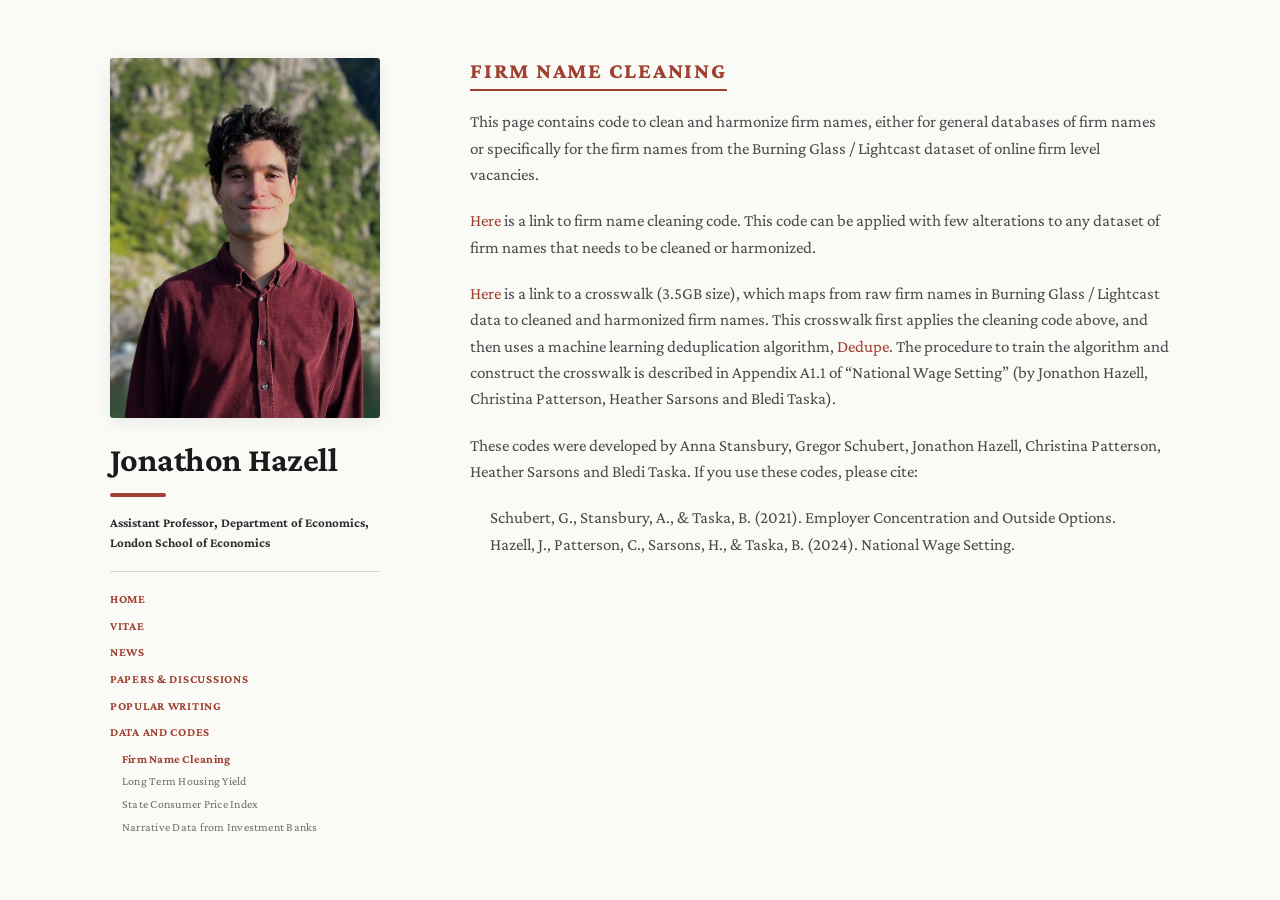
<file: projects/firm-name-cleaning/index.html>
<!doctype html>
<html lang="en">
<head>
<meta charset="UTF-8">
<meta http-equiv="X-UA-Compatible" content="IE=edge">
<meta name="viewport" content="width=device-width, initial-scale=1">
<title>Firm Name Cleaning &mdash; Jonathon Hazell</title>
<link rel="preconnect" href="https://fonts.googleapis.com">
<link rel="preconnect" href="https://fonts.gstatic.com" crossorigin>
<link href="https://fonts.googleapis.com/css2?family=Crimson+Pro:ital,wght@0,300;0,400;0,500;0,600;0,700;0,800;1,400;1,600;1,700&display=swap" rel="stylesheet">
<link rel="stylesheet" href="../../css/style.css">
<link rel="stylesheet" href="../../css/custom.css">
<script>
function toggleProjects() {
  var list = document.getElementById('projects-list');
  var chevron = document.getElementById('projects-chevron');
  if (list.style.display === 'none') {
    list.style.display = '';
    if (chevron) chevron.textContent = '▾';
  } else {
    list.style.display = 'none';
    if (chevron) chevron.textContent = '▸';
  }
}
</script>
</head>
<body>
<div class="wrapper">

<header>
<img src="../../images/JonathonHazell.jpg" alt="Photo of Jonathon Hazell" class="portrait">
<h1>Jonathon Hazell</h1>
<p>Assistant Professor, Department of Economics, London School of Economics</p>
<hr>
<p class="contactinfo"><a href="../../index.html">Home</a></p>
<p class="contactinfo"><a href="../../JONATHON_HAZELL.pdf">Vitae</a></p>
<p class="contactinfo"><a href="../../index.html#news">News</a></p>
<p class="contactinfo"><a href="../../index.html#papers">Papers &amp; Discussions</a></p>
<p class="contactinfo"><a href="../../index.html#popular-writing">Popular Writing</a></p>
<p class="contactinfo nav-group">Data and Codes</p>
<div id="projects-list">
<p class="contactinfo nav-sub"><a href="../firm-name-cleaning/index.html" class="current">Firm Name Cleaning</a></p>
<p class="contactinfo nav-sub"><a href="../long-term-housing-yield/index.html">Long Term Housing Yield</a></p>
<p class="contactinfo nav-sub"><a href="../state-cpi/index.html">State Consumer Price Index</a></p>
<p class="contactinfo nav-sub"><a href="../narrative-data/index.html">Narrative Data from Investment Banks</a></p>
</div>
</header>

<section>
<h2>Firm Name Cleaning</h2>

<p>This page contains code to clean and harmonize firm names, either for general databases of firm names or specifically for the firm names from the Burning Glass / Lightcast dataset of online firm level vacancies.</p>

<p><a href="https://www.dropbox.com/s/e536p8t6bq9eswj/firm_names_preclean.do?dl=0" target="_blank" rel="noopener">Here</a> is a link to firm name cleaning code. This code can be applied with few alterations to any dataset of firm names that needs to be cleaned or harmonized.</p>

<p><a href="https://www.dropbox.com/s/dm58ly3acimb65w/firm_merge.dta?dl=0" target="_blank" rel="noopener">Here</a> is a link to a crosswalk (3.5GB size), which maps from raw firm names in Burning Glass / Lightcast data to cleaned and harmonized firm names. This crosswalk first applies the cleaning code above, and then uses a machine learning deduplication algorithm, <a href="https://github.com/dedupeio/dedupe" target="_blank" rel="noopener">Dedupe</a>. The procedure to train the algorithm and construct the crosswalk is described in Appendix A1.1 of &ldquo;National Wage Setting&rdquo; (by Jonathon Hazell, Christina Patterson, Heather Sarsons and Bledi Taska).</p>

<p>These codes were developed by Anna Stansbury, Gregor Schubert, Jonathon Hazell, Christina Patterson, Heather Sarsons and Bledi Taska. If you use these codes, please cite:</p>

<p style="padding-left: 20px;">Schubert, G., Stansbury, A., &amp; Taska, B. (2021). Employer Concentration and Outside Options.<br>
Hazell, J., Patterson, C., Sarsons, H., &amp; Taska, B. (2024). National Wage Setting.</p>
</section>

</div>
</body>
</html>
</file>
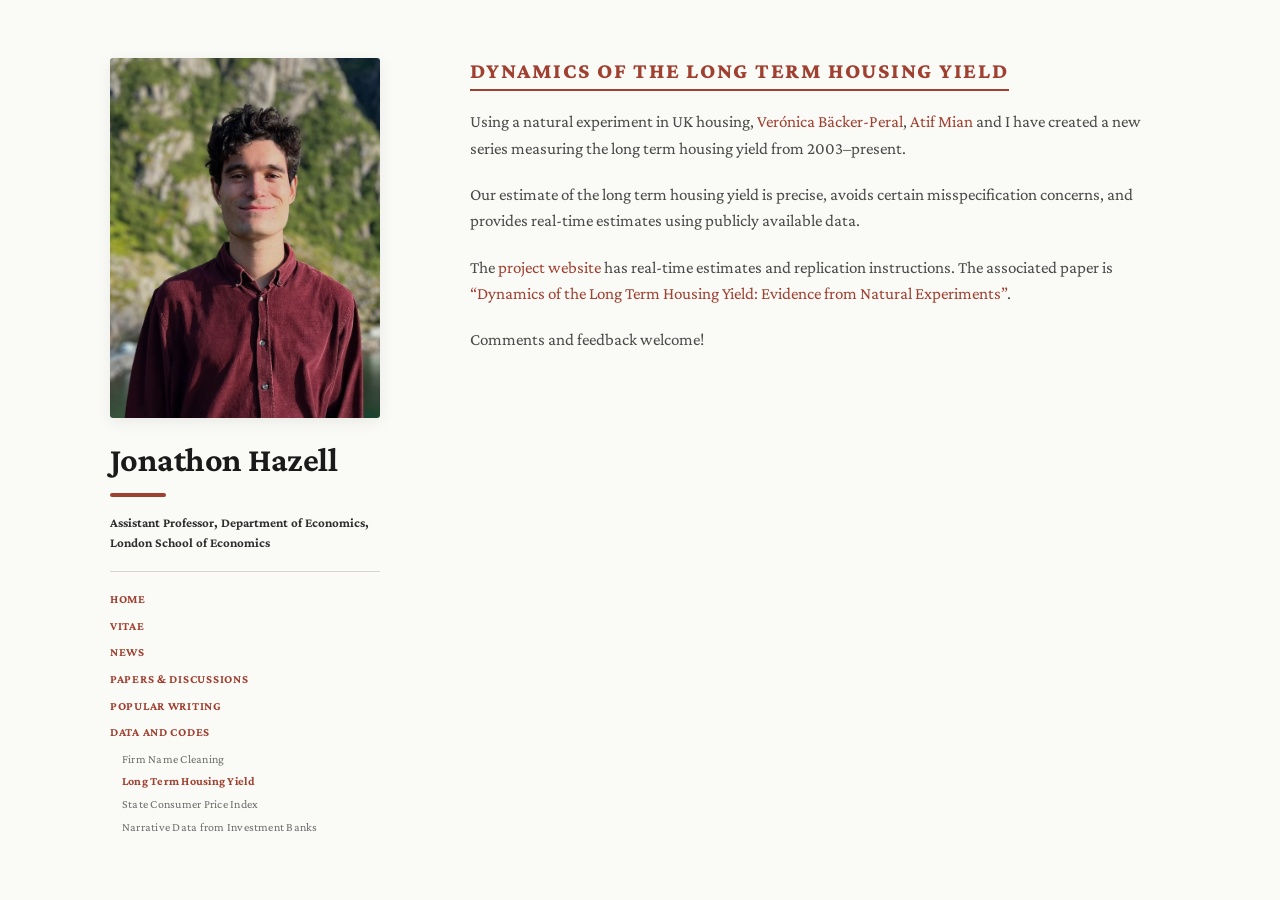
<file: projects/long-term-housing-yield/index.html>
<!doctype html>
<html lang="en">
<head>
<meta charset="UTF-8">
<meta http-equiv="X-UA-Compatible" content="IE=edge">
<meta name="viewport" content="width=device-width, initial-scale=1">
<title>Long Term Housing Yield &mdash; Jonathon Hazell</title>
<link rel="preconnect" href="https://fonts.googleapis.com">
<link rel="preconnect" href="https://fonts.gstatic.com" crossorigin>
<link href="https://fonts.googleapis.com/css2?family=Crimson+Pro:ital,wght@0,300;0,400;0,500;0,600;0,700;0,800;1,400;1,600;1,700&display=swap" rel="stylesheet">
<link rel="stylesheet" href="../../css/style.css">
<link rel="stylesheet" href="../../css/custom.css">
<script>
function toggleProjects() {
  var list = document.getElementById('projects-list');
  var chevron = document.getElementById('projects-chevron');
  if (list.style.display === 'none') {
    list.style.display = '';
    if (chevron) chevron.textContent = '▾';
  } else {
    list.style.display = 'none';
    if (chevron) chevron.textContent = '▸';
  }
}
</script>
</head>
<body>
<div class="wrapper">

<header>
<img src="../../images/JonathonHazell.jpg" alt="Photo of Jonathon Hazell" class="portrait">
<h1>Jonathon Hazell</h1>
<p>Assistant Professor, Department of Economics, London School of Economics</p>
<hr>
<p class="contactinfo"><a href="../../index.html">Home</a></p>
<p class="contactinfo"><a href="../../JONATHON_HAZELL.pdf">Vitae</a></p>
<p class="contactinfo"><a href="../../index.html#news">News</a></p>
<p class="contactinfo"><a href="../../index.html#papers">Papers &amp; Discussions</a></p>
<p class="contactinfo"><a href="../../index.html#popular-writing">Popular Writing</a></p>
<p class="contactinfo nav-group">Data and Codes</p>
<div id="projects-list">
<p class="contactinfo nav-sub"><a href="../firm-name-cleaning/index.html">Firm Name Cleaning</a></p>
<p class="contactinfo nav-sub"><a href="../long-term-housing-yield/index.html" class="current">Long Term Housing Yield</a></p>
<p class="contactinfo nav-sub"><a href="../state-cpi/index.html">State Consumer Price Index</a></p>
<p class="contactinfo nav-sub"><a href="../narrative-data/index.html">Narrative Data from Investment Banks</a></p>
</div>
</header>

<section>
<h2>Dynamics of the Long Term Housing Yield</h2>

<p>Using a natural experiment in UK housing, <a href="https://sites.google.com/view/veronicabp/home" target="_blank" rel="noopener">Ver&oacute;nica B&auml;cker-Peral</a>, <a href="https://atif.scholar.princeton.edu/" target="_blank" rel="noopener">Atif Mian</a> and I have created a new series measuring the long term housing yield from 2003&ndash;present.</p>

<p>Our estimate of the long term housing yield is precise, avoids certain misspecification concerns, and provides real-time estimates using publicly available data.</p>

<p>The <a href="https://sites.google.com/view/ystar-dynamics" target="_blank" rel="noopener">project website</a> has real-time estimates and replication instructions. The associated paper is <a href="https://jadhazell.github.io/website/UK_Duration.pdf" target="_blank" rel="noopener">&ldquo;Dynamics of the Long Term Housing Yield: Evidence from Natural Experiments&rdquo;</a>.</p>

<p>Comments and feedback welcome!</p>
</section>

</div>
</body>
</html>
</file>
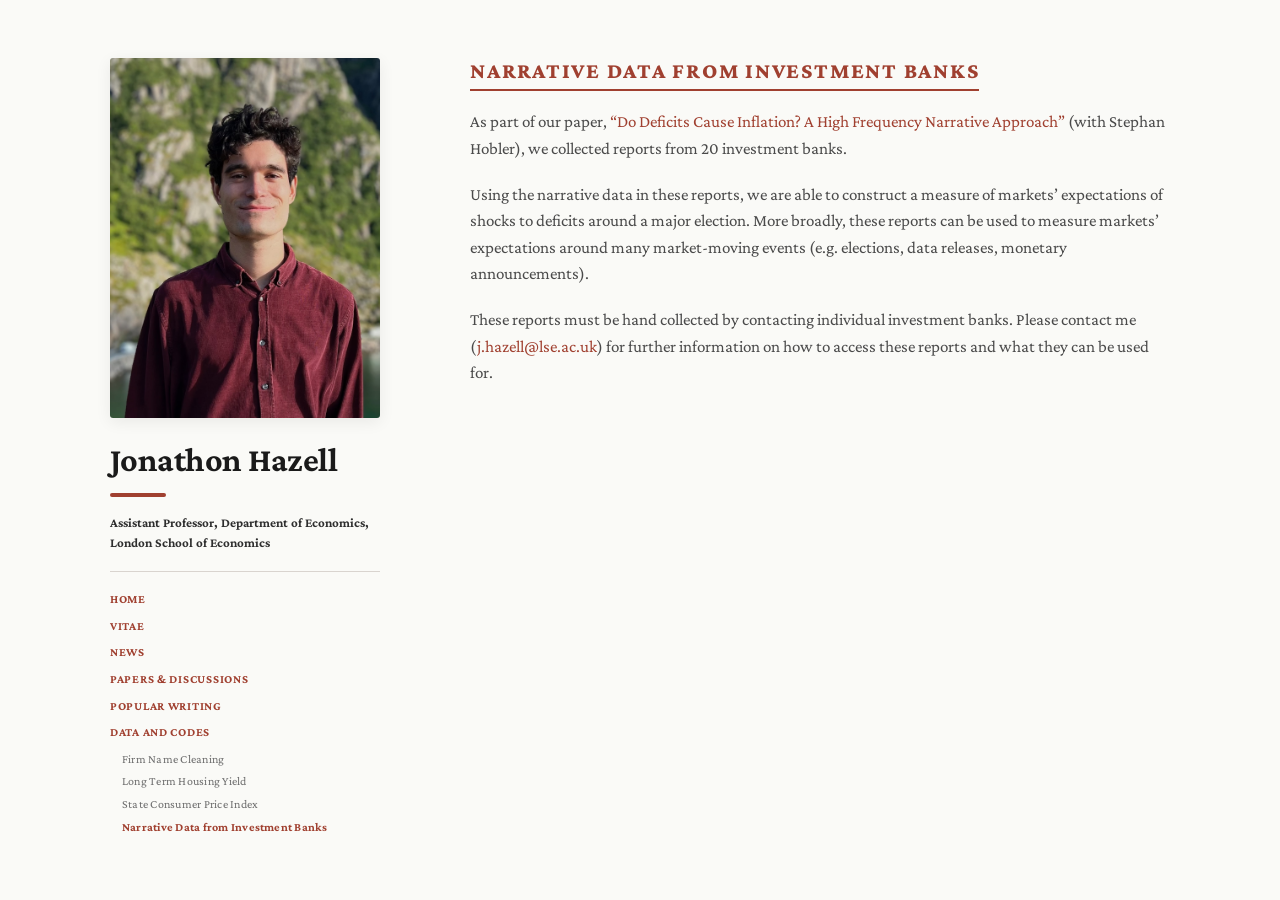
<file: projects/narrative-data/index.html>
<!doctype html>
<html lang="en">
<head>
<meta charset="UTF-8">
<meta http-equiv="X-UA-Compatible" content="IE=edge">
<meta name="viewport" content="width=device-width, initial-scale=1">
<title>Narrative Data from Investment Banks &mdash; Jonathon Hazell</title>
<link rel="preconnect" href="https://fonts.googleapis.com">
<link rel="preconnect" href="https://fonts.gstatic.com" crossorigin>
<link href="https://fonts.googleapis.com/css2?family=Crimson+Pro:ital,wght@0,300;0,400;0,500;0,600;0,700;0,800;1,400;1,600;1,700&display=swap" rel="stylesheet">
<link rel="stylesheet" href="../../css/style.css">
<link rel="stylesheet" href="../../css/custom.css">
<script>
function toggleProjects() {
  var list = document.getElementById('projects-list');
  var chevron = document.getElementById('projects-chevron');
  if (list.style.display === 'none') {
    list.style.display = '';
    if (chevron) chevron.textContent = '▾';
  } else {
    list.style.display = 'none';
    if (chevron) chevron.textContent = '▸';
  }
}
</script>
</head>
<body>
<div class="wrapper">

<header>
<img src="../../images/JonathonHazell.jpg" alt="Photo of Jonathon Hazell" class="portrait">
<h1>Jonathon Hazell</h1>
<p>Assistant Professor, Department of Economics, London School of Economics</p>
<hr>
<p class="contactinfo"><a href="../../index.html">Home</a></p>
<p class="contactinfo"><a href="../../JONATHON_HAZELL.pdf">Vitae</a></p>
<p class="contactinfo"><a href="../../index.html#news">News</a></p>
<p class="contactinfo"><a href="../../index.html#papers">Papers &amp; Discussions</a></p>
<p class="contactinfo"><a href="../../index.html#popular-writing">Popular Writing</a></p>
<p class="contactinfo nav-group">Data and Codes</p>
<div id="projects-list">
<p class="contactinfo nav-sub"><a href="../firm-name-cleaning/index.html">Firm Name Cleaning</a></p>
<p class="contactinfo nav-sub"><a href="../long-term-housing-yield/index.html">Long Term Housing Yield</a></p>
<p class="contactinfo nav-sub"><a href="../state-cpi/index.html">State Consumer Price Index</a></p>
<p class="contactinfo nav-sub"><a href="../narrative-data/index.html" class="current">Narrative Data from Investment Banks</a></p>
</div>
</header>

<section>
<h2>Narrative Data from Investment Banks</h2>

<p>As part of our paper, <a href="https://jadhazell.github.io/website/Fiscal_Inflation_Draft.pdf" target="_blank" rel="noopener">&ldquo;Do Deficits Cause Inflation? A High Frequency Narrative Approach&rdquo;</a> (with Stephan Hobler), we collected reports from 20 investment banks.</p>

<p>Using the narrative data in these reports, we are able to construct a measure of markets&rsquo; expectations of shocks to deficits around a major election. More broadly, these reports can be used to measure markets&rsquo; expectations around many market-moving events (e.g. elections, data releases, monetary announcements).</p>

<p>These reports must be hand collected by contacting individual investment banks. Please contact me (<a href="mailto:j.hazell@lse.ac.uk">j.hazell@lse.ac.uk</a>) for further information on how to access these reports and what they can be used for.</p>
</section>

</div>
</body>
</html>
</file>
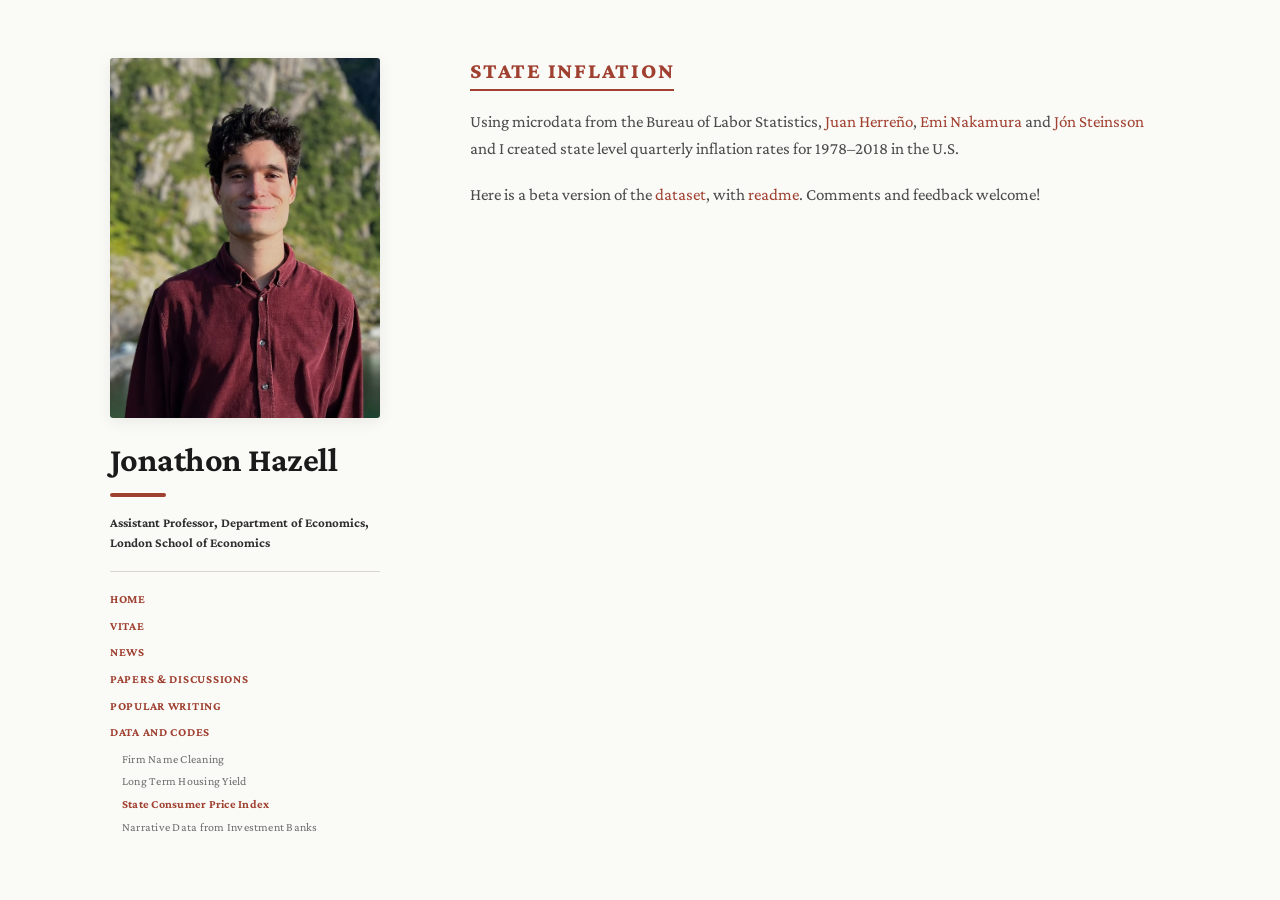
<file: projects/state-cpi/index.html>
<!doctype html>
<html lang="en">
<head>
<meta charset="UTF-8">
<meta http-equiv="X-UA-Compatible" content="IE=edge">
<meta name="viewport" content="width=device-width, initial-scale=1">
<title>State Inflation &mdash; Jonathon Hazell</title>
<link rel="preconnect" href="https://fonts.googleapis.com">
<link rel="preconnect" href="https://fonts.gstatic.com" crossorigin>
<link href="https://fonts.googleapis.com/css2?family=Crimson+Pro:ital,wght@0,300;0,400;0,500;0,600;0,700;0,800;1,400;1,600;1,700&display=swap" rel="stylesheet">
<link rel="stylesheet" href="../../css/style.css">
<link rel="stylesheet" href="../../css/custom.css">
<script>
function toggleProjects() {
  var list = document.getElementById('projects-list');
  var chevron = document.getElementById('projects-chevron');
  if (list.style.display === 'none') {
    list.style.display = '';
    if (chevron) chevron.textContent = '▾';
  } else {
    list.style.display = 'none';
    if (chevron) chevron.textContent = '▸';
  }
}
</script>
</head>
<body>
<div class="wrapper">

<header>
<img src="../../images/JonathonHazell.jpg" alt="Photo of Jonathon Hazell" class="portrait">
<h1>Jonathon Hazell</h1>
<p>Assistant Professor, Department of Economics, London School of Economics</p>
<hr>
<p class="contactinfo"><a href="../../index.html">Home</a></p>
<p class="contactinfo"><a href="../../JONATHON_HAZELL.pdf">Vitae</a></p>
<p class="contactinfo"><a href="../../index.html#news">News</a></p>
<p class="contactinfo"><a href="../../index.html#papers">Papers &amp; Discussions</a></p>
<p class="contactinfo"><a href="../../index.html#popular-writing">Popular Writing</a></p>
<p class="contactinfo nav-group">Data and Codes</p>
<div id="projects-list">
<p class="contactinfo nav-sub"><a href="../firm-name-cleaning/index.html">Firm Name Cleaning</a></p>
<p class="contactinfo nav-sub"><a href="../long-term-housing-yield/index.html">Long Term Housing Yield</a></p>
<p class="contactinfo nav-sub"><a href="../state-cpi/index.html" class="current">State Consumer Price Index</a></p>
<p class="contactinfo nav-sub"><a href="../narrative-data/index.html">Narrative Data from Investment Banks</a></p>
</div>
</header>

<section>
<h2>State Inflation</h2>

<p>Using microdata from the Bureau of Labor Statistics, <a href="https://sites.google.com/view/juanherreno" target="_blank" rel="noopener">Juan Herre&ntilde;o</a>, <a href="https://eml.berkeley.edu/~enakamura/" target="_blank" rel="noopener">Emi Nakamura</a> and <a href="https://eml.berkeley.edu/~jsteinsson/" target="_blank" rel="noopener">J&oacute;n Steinsson</a> and I created state level quarterly inflation rates for 1978&ndash;2018 in the U.S.</p>

<p>Here is a beta version of the <a href="https://www.dropbox.com/s/t2hi8streeggud4/statecpi_beta.csv?dl=0" target="_blank" rel="noopener">dataset</a>, with <a href="https://jadhazell.github.io/website/StateCPIData_readme.pdf" target="_blank" rel="noopener">readme</a>. Comments and feedback welcome!</p>
</section>

</div>
</body>
</html>
</file>
<file: css/style.css>
:root {
  --burgundy: #A04030;
  --burgundy-dark: #6F2C20;
  --burgundy-tint: #F4E8E5;
  --ink: #1a1a1a;
  --ink-soft: #2e2e2e;
  --body: #4a4a4a;
  --rule: #d9d4cf;
  --bg: #fafaf7;
}

body {
  background-color: var(--bg);
  padding: 50px;
  font: 17px/1.55 "Crimson Pro", Georgia, serif;
  color: var(--body);
  font-weight: 400;
}

h1, h2, h3, h4, h5, h6 {
  color: var(--ink);
  margin: 0 0 20px;
  font-weight: 700;
  letter-spacing: -0.005em;
}

p, ul, ol, table, pre, dl {
  margin: 0 0 20px;
}

p.contactinfo {
  margin: 0 0 8px;
  font-weight: 700;
  text-transform: uppercase;
  letter-spacing: 0.06em;
  font-size: 12px;
}

p.contactinfo.nav-group {
  color: var(--burgundy);
}

p.contactinfo.nav-sub {
  font-size: 12px;
  text-transform: none;
  letter-spacing: 0.02em;
  font-weight: 400;
  margin: 0 0 4px;
  padding-left: 12px;
  color: #6d6d6d;
}

p.contactinfo.nav-sub a {
  color: #6d6d6d;
}

p.contactinfo.nav-sub a:hover {
  color: var(--burgundy-dark);
}

p.contactinfo.nav-sub a.current {
  color: var(--burgundy);
  font-weight: 700;
}

h3.subhead {
  font-size: 13px;
  text-transform: uppercase;
  letter-spacing: 0.1em;
  color: var(--burgundy-dark);
  font-weight: 800;
  margin: 28px 0 14px;
  padding-bottom: 4px;
  border-bottom: 1px solid var(--rule);
}

p.lastcontactinfo {
  margin: 0 0 20px;
}

p img.inline-logo {
  display: inline-flex;
  align-self: center;
  position: relative;
  height: 0.8em;
  bottom: -0.04em;
}

h1, h2, h3 {
  line-height: 1.15;
}

h1 {
  font-size: 34px;
  letter-spacing: -0.015em;
  margin: 0 0 6px;
  color: var(--ink);
}

header h1::after {
  content: "";
  display: block;
  width: 56px;
  height: 4px;
  background: var(--burgundy);
  margin: 14px 0 16px;
  border-radius: 2px;
}

header > p:first-of-type {
  color: var(--ink-soft);
  font-weight: 700;
  font-size: 13px;
  margin-bottom: 18px;
}

h2 {
  color: var(--burgundy);
  font-size: 22px;
  text-transform: uppercase;
  letter-spacing: 0.08em;
  font-weight: 800;
  margin: 0 0 18px;
  padding-bottom: 6px;
  border-bottom: 2px solid var(--burgundy);
  display: inline-block;
}

h3 {
  color: var(--ink);
  font-size: 17px;
  font-weight: 700;
}

h4, h5, h6 {
  color: var(--ink-soft);
}

a {
  color: var(--burgundy);
  text-decoration: none;
  border-bottom: 1px solid transparent;
  transition: border-color 0.15s ease, color 0.15s ease;
}

a:hover, a:focus {
  color: var(--burgundy-dark);
  border-bottom-color: var(--burgundy-dark);
}

a small {
  font-size: 11px;
  color: #777;
  margin-top: -0.3em;
  display: block;
}

a:hover small {
  color: #777;
}

.wrapper {
  width: 1060px;
  margin: 0 auto;
}

blockquote {
  border-left: 3px solid var(--burgundy);
  margin: 0;
  padding: 0 0 0 20px;
  font-style: italic;
  color: var(--ink-soft);
}

table {
  width: 100%;
  border-collapse: collapse;
}

th, td {
  text-align: left;
  padding: 5px 10px;
  border-bottom: 1px solid var(--rule);
}

dt {
  color: var(--ink);
  font-weight: 700;
}

th {
  color: var(--ink);
}

img {
  max-width: 100%;
}

header {
  width: 270px;
  float: left;
  position: fixed;
  -webkit-font-smoothing: subpixel-antialiased;
}

header hr {
  margin: 18px 0;
}

header img {
  margin-top: 22px;
  border-radius: 3px;
  box-shadow: 0 6px 20px rgba(0,0,0,0.08);
}

strong {
  color: var(--ink);
  font-weight: 700;
}

section {
  width: 700px;
  float: right;
  padding-bottom: 50px;
}

section h3 {
  margin-top: 28px;
  font-size: 14px;
  text-transform: uppercase;
  letter-spacing: 0.08em;
  color: var(--burgundy-dark);
  font-weight: 800;
}

section .research-work h3 {
  margin-top: 0;
  font-size: 17px;
  text-transform: none;
  letter-spacing: -0.005em;
  color: var(--ink);
  font-weight: 700;
}

small {
  font-size: 11px;
}

hr {
  border: 0;
  background: var(--rule);
  height: 1px;
  margin: 28px 0;
}

footer {
  width: 270px;
  float: left;
  position: fixed;
  bottom: 50px;
  -webkit-font-smoothing: subpixel-antialiased;
}

@media print, screen and (max-width: 1160px) {
  div.wrapper {
    width: auto;
    margin: 0;
  }

  header, section, footer {
    float: none;
    position: static;
    width: auto;
  }

  header {
    padding-right: 320px;
  }

  section {
    border-top: 1px solid var(--rule);
    border-bottom: 1px solid var(--rule);
    padding: 20px 0;
    margin: 0 0 20px;
  }
}

@media print, screen and (max-width: 720px) {
  body {
    word-wrap: break-word;
  }

  header {
    padding: 0;
  }
}

@media print, screen and (max-width: 480px) {
  body {
    padding: 15px;
  }
}

@media print {
  body {
    padding: 0.4in;
    font-size: 12pt;
    color: #333;
    background: #fff;
  }
}
</file>
<file: css/custom.css>
header img.portrait {
  display: block;
  width: 100%;
  margin: 0 0 22px;
  border-radius: 3px;
  box-shadow: 0 4px 16px rgba(0,0,0,0.07);
}

ul.news-list {
  list-style: none;
  padding: 0;
  margin: 0 0 20px;
}

ul.news-list li {
  display: flex;
  gap: 16px;
  margin: 0 0 10px;
  line-height: 1.5;
}

ul.news-list .news-date {
  flex: 0 0 130px;
  color: #A04030;
  font-weight: 700;
  font-size: 13px;
  text-transform: uppercase;
  letter-spacing: 0.06em;
  padding-top: 2px;
}

ul.news-list .news-body {
  flex: 1;
}

.paper-filter {
  display: flex;
  flex-wrap: wrap;
  align-items: center;
  gap: 6px;
  margin: 0 0 26px;
}

.paper-filter .filter-label {
  color: #6d6d6d;
  margin-right: 6px;
  font-size: 13px;
  font-style: italic;
}

.filter-chip {
  border: 1px solid #c9c0bd;
  background: transparent;
  color: #6d6d6d;
  padding: 3px 12px;
  border-radius: 999px;
  font-family: inherit;
  font-size: 13px;
  cursor: pointer;
  transition: background 0.15s ease, color 0.15s ease, border-color 0.15s ease;
}

.filter-chip:hover {
  border-color: #A04030;
  color: #A04030;
}

.filter-chip.active {
  background: #A04030;
  border-color: #A04030;
  color: #fff;
}

.research-work {
  margin-bottom: 34px;
  padding-left: 12px;
  border-left: 2px solid transparent;
  transition: border-color 0.2s ease;
}

.research-work:hover {
  border-left-color: #A04030;
}

.research-work h3 {
  margin: 0 0 3px;
  line-height: 1.3;
}

.research-work p {
  margin: 0 0 3px;
}

.research-work .work-muted {
  color: #6d6d6d;
  font-size: 14px;
}

.research-work .work-abstract {
  margin: 4px 0 3px;
}

a.abstract-link {
  color: #6F2C20;
  font-size: 13.5px;
  font-weight: 600;
  font-style: italic;
  border-bottom: none;
}

a.abstract-link:hover,
a.abstract-link:focus {
  color: #4A1C14;
  border-bottom: none;
}

a.abstract-link span {
  display: inline;
}

.research-work .abstract-body {
  color: #4a4a4a;
  display: block;
  margin-top: 8px;
  padding: 12px 16px;
  background: #f3efe9;
  border-left: 3px solid #A04030;
  border-radius: 0 3px 3px 0;
  font-size: 14.5px;
  line-height: 1.55;
}
</file>
